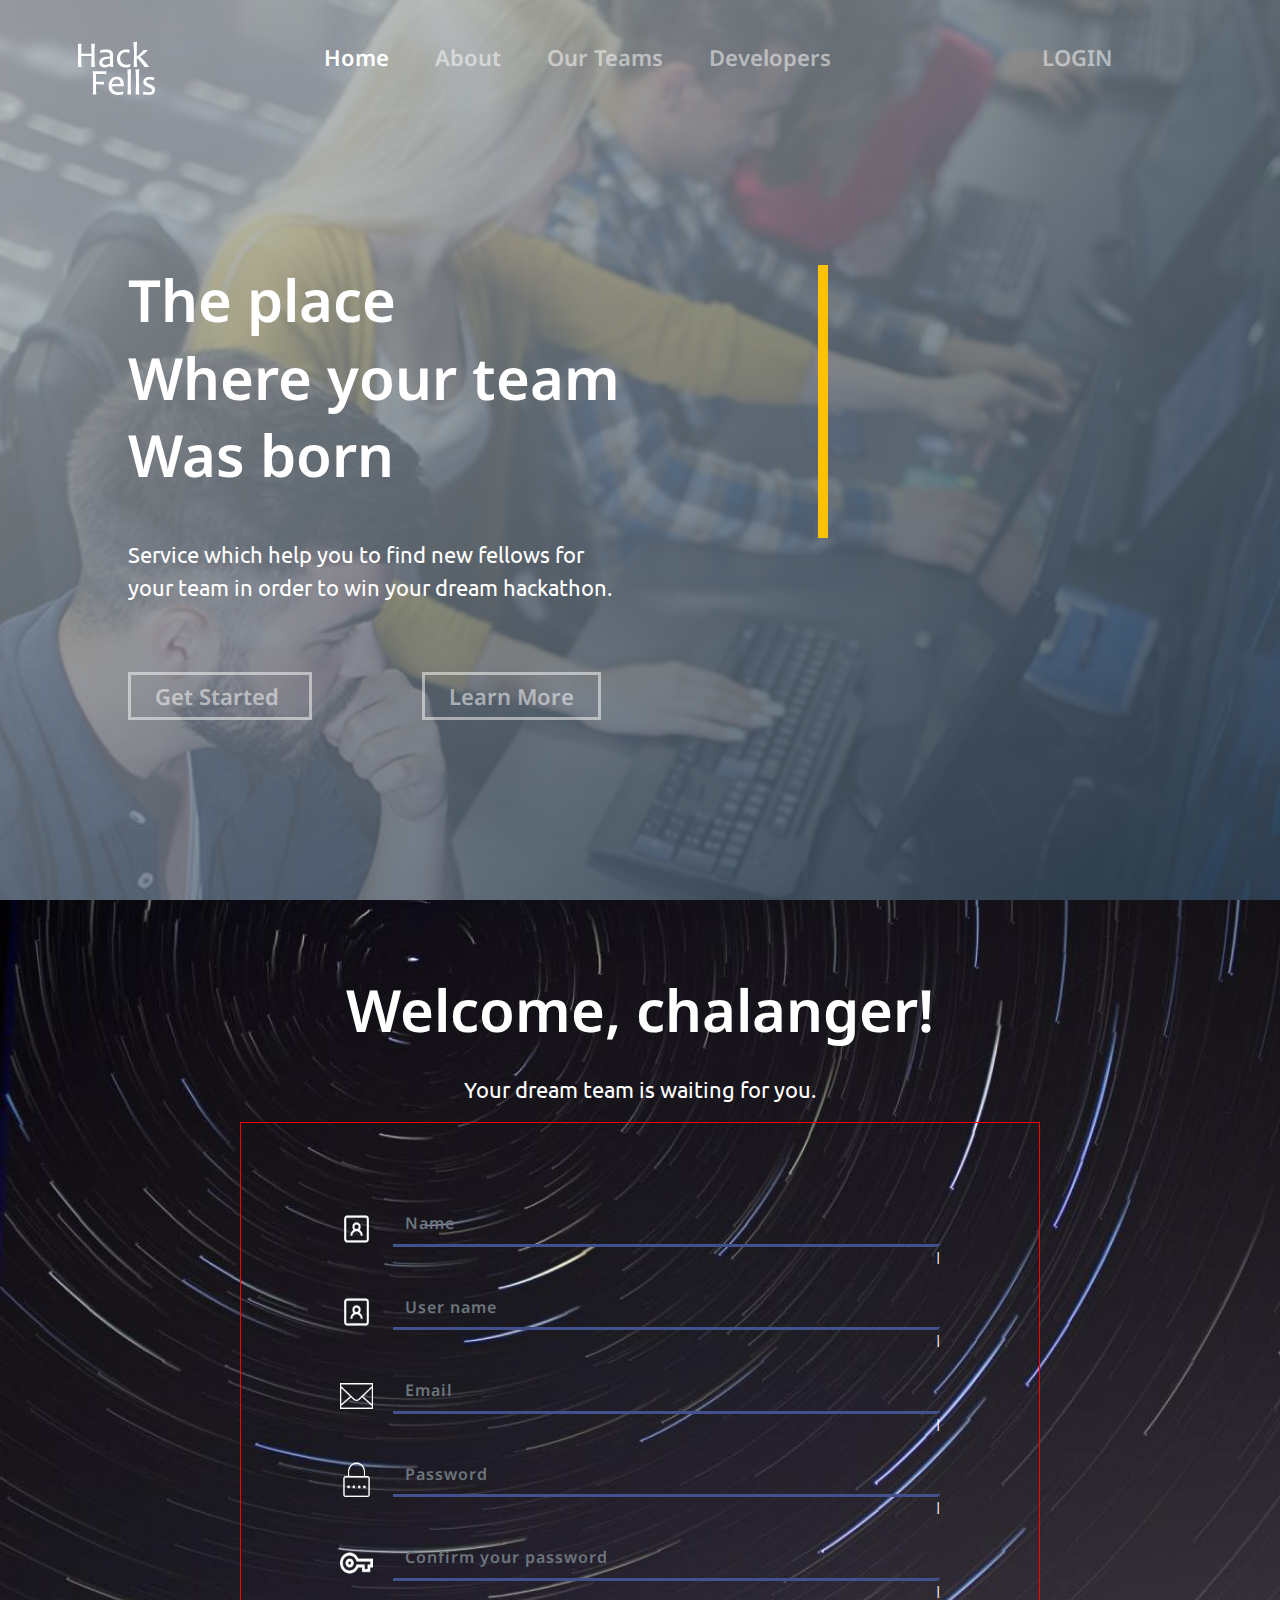
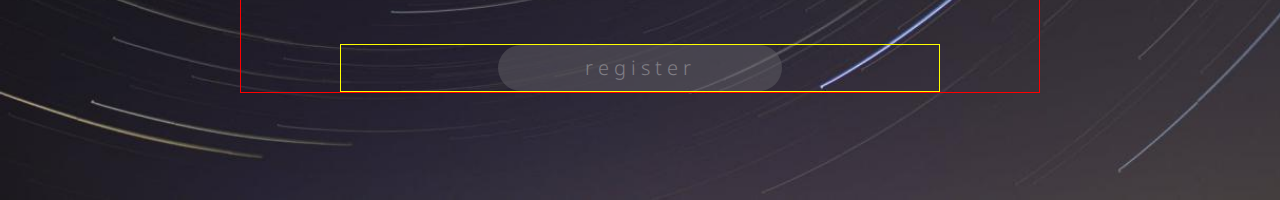
<file: web-part/index.html>
<!DOCTYPE html>
<html lang="en">
<head>
    <meta charset="UTF-8">

    <!-- Adaptive -->
    <meta name="viewport" content="width=device-width, initial-scale=1, shrink-to-fit=no">

	<!-- Bootstrap CSS -->
	<link rel="stylesheet" href="bootstrap/css/bootstrap.css">

	<!-- CSS-->
	<link rel="stylesheet" href="css/style.css">

<!-- Fonts -->
<link href="https://fonts.googleapis.com/css?family=Noto+Sans|Ubuntu&display=swap" rel="stylesheet">

    <title> Index </title>

</head>

<body>

	<header class="main-header">

		<nav class="navbar navbar-dark navbar-expand-lg">
			<a class="navbar-brand" href="#">
				<img src="img\logo.png" class="logo">
			</a>

			<button class="navbar-toggler" type="button" data-toggle="collapse" data-target="#navbarSupportedContent" aria-controls="navbarSupportedContent" 	aria-expanded="false" aria-label="Toggle navigation">
				<i class="fas fa-bars"></i>
			</button>

			<div class="collapse navbar-collapse" id="navbarSupportedContent">

				<ul class="navbar-nav mr-auto">

					<li class="nav-item active">
						<a href="#" class="nav-link">
							Home
						</a>
					</li>
					<li class="nav-item"><a href="#" class="nav-link">About
					</a></li>
					<li class="nav-item"><a href="#" class="nav-link"> Our Teams </a></li>
					<li class="nav-item"><a href="#" class="nav-link"> Developers </a></li>
					<li class="nav-item login"><a href="#" class="nav-link">login
					</a></li>

				</ul>

			</div>
		</nav>

		<div class="header-text">
			<div class="intro">
				<h1> The place </h1>
				<h1> Where your team </h1>
				<h1> Was born </h1>			
			</div>   
			<p> Service which help you to find new fellows for your team in order to win your dream hackathon. </p>
			<div class="button-holder">
				 <a href="#" class="get-started"> Get Started </a>
				   <a href="#" class="learn-more"> Learn More </a>     
			</div>
		</div>
	</header>



	<section id="body">

	</section>


	<footer class="main-footer">

<div class="welcoming-text">
	<h1> Welcome, chalanger! </h1>
	<p> Your dream team is waiting for you. </p>
</div>


		<div class="wrapper">
		<form class="form">

			<div class="input-group flex-nowrap">
				<div class="input-group-prepend">
					<img src="img/profile.png" alt="">
				</div>
				<input id="input-name" type="text" class="input form-control" placeholder="Name" aria-label="Username" id="name">

			</div>
			<p id="error-name" class="error-msg">|</p>

			<div class="input-group flex-nowrap">
				<div class="input-group-prepend">
					<img src="img/profile.png" alt="">
				</div>
				<input id="input-username"type="text" class="input form-control" placeholder="User name" aria-label="Username" id="username">

			</div>
			<p id="error-username" class="error-msg">|</p>

			<!-- EMAIL -->
			<div class="input-group flex-nowrap">
				<div class="input-group-prepend">
					<img src="img/email.png" alt="">
				</div>
				<input id="input-email" type="email" class="input form-control" placeholder="Email" aria-label="Username" id="email">
				
			</div>
			<p id="error-email" class="error-msg">|</p>
			<!-- EMAIL -->
	
			<!-- PASSWORD -->
			<div class="input-group flex-nowrap">
				<div class="input-group-prepend">
					<img src="img/password.png" alt="">
				</div>
				<input id="input-password" type="password" class="input form-control" placeholder="Password" aria-label="Username">

			</div>
			<p id="error-password" class="error-msg">|</p>
			<!-- PASSWORD -->

			<!-- PASSWORD CONFIRM -->
			<div class="input-group flex-nowrap">
				<div class="input-group-prepend">
					<img src="img/confirm.png" alt="">
				</div>
				<input id="input-confirm" type="password" class="input form-control" placeholder="Confirm your password" aria-label="Username">

			</div>
			<p id="error-confirm" class="error-msg">|</p>
			<!-- PASSWORD CONFIRM -->

			<div class="input-group flex-nowrap">
				<div class="btn-holder">
					<input id="register" type="submit" value="register" class="btn-send" disabled>
				</div>
				
			</div>
		
		</form>
		</div>
	</footer>

	
	<script type="text/javascript" src="js/main.js"></script>

</body>

</html>


<!-- 
<label for="Email" class="control-label">Email</label>
		
				<div class="input-group">
					<div class="input-group-addon">
						<i>icon</i>
					</div>
					<input type="text" class="form-control" placeholder="Email">
					<div class="input-group-addon">
						<i>check</i>
					</div>
				</div>
-->
</file>
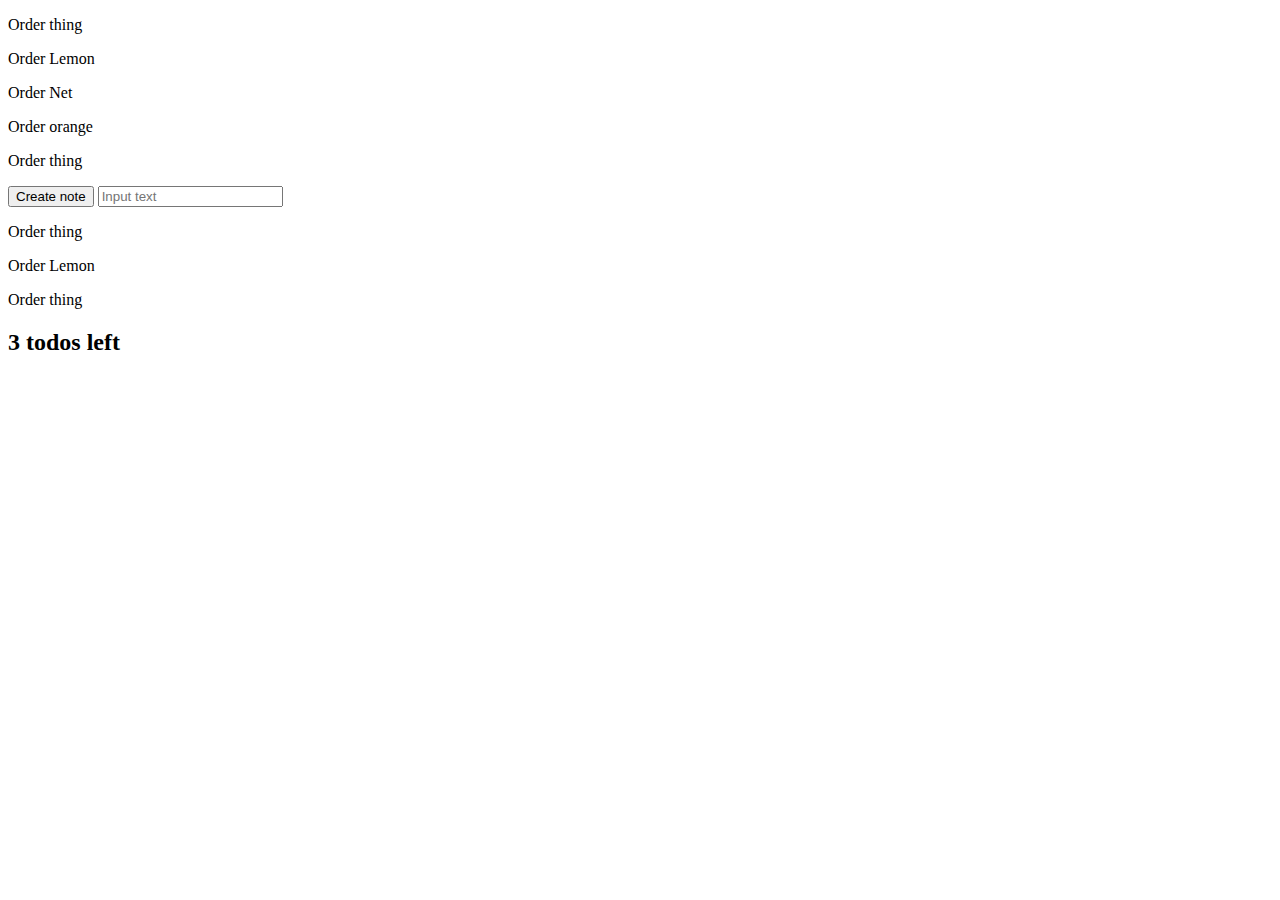
<file: web-part/js/test.html>
<!DOCTYPE html>
<html lang="en">
<head>
	<meta charset="UTF-8">
	<title>Document</title>

</head>
<body>
	
	<div id="notes">
		
	</div>


	<button id="create-note">Create note</button>



	<input id="dummy-input" type="text" placeholder="Input text" />

	<script>
		console.log('From head')

		const p = document.querySelector('p');
		//p.remove();

		// console.log(document.querySelector('span'))


		// get all selectors
		const ps = document.querySelectorAll('p');
		ps.forEach(function (p) {
			console.log(p.textContent);
		});


		const paragraphs = document.querySelectorAll('p');

		paragraphs.forEach(function (paragraph) {
			if (paragraph.textContent.includes('Why')) {
				paragraph.remove();
			}
		});


		// adding elements

		const newParagraph = document.createElement('h2');

		newParagraph.textContent = "Header 2 added by document.createElement('h2')"

		document.querySelector('#notes').appendChild(newParagraph);


		//chalange
		const notes = [{
			text: 'Order thing',
			completed: false
		}, {
			text: 'Order Lemon',
			completed: false
		}, {
			text: 'Order Net',
			completed: true
		}, {
			text: 'Order orange',
			completed: true
		}, {
			text: 'Order thing',
			completed: false
		}];

		// create p tag where you can see how much todos left
		let counter = 0;

		notes.forEach(function (object) {
			if (object.completed == false) {
				counter++;
				let element = document.createElement('p');
				element.textContent = object.text
				document.querySelector('body').appendChild(element);
			}
		});

		const todoLeft = document.createElement('h2');
		todoLeft.textContent = (counter + " todos left");

		document.querySelector('body').appendChild(todoLeft);



		const filters = {
			searchText: ''
		}

		const renderNotes = function (notes, filters) {
			const filteredNotes = notes.filter(function (note) {
				return note.text.toLowerCase().includes(filters.searchText.toLowerCase())
			})

			document.querySelector('#notes').innerHTML = '' // = '' to clear all elements
			
			filteredNotes.forEach(function (note) {
				const noteEl = document.createElement('p')
				noteEl.textContent = note.text
				document.querySelector('#notes').appendChild(noteEl)
			})
		}

		renderNotes(notes, filters)

		// user interaction
		document.querySelector('button').addEventListener('click', function () {
			console.log('clicked');
		})


		// advanced queries
//		document.querySelectorAll('button')[0].addEventListener('click', function(e) {

//		});

		document.querySelector('#create-note').addEventListener('click', function() {
			document.querySelectorAll('.note').forEach(function (note) {
				note.remove();
			})
  		});




		// text inputs

		document.querySelector('#dummy-input').addEventListener('input', function (e) {
			console.log(e.target.value)
			filters.searchText = e.target.value
			renderNotes(notes, filters)
		});





	</script>
	
</body>
</html>
</file>
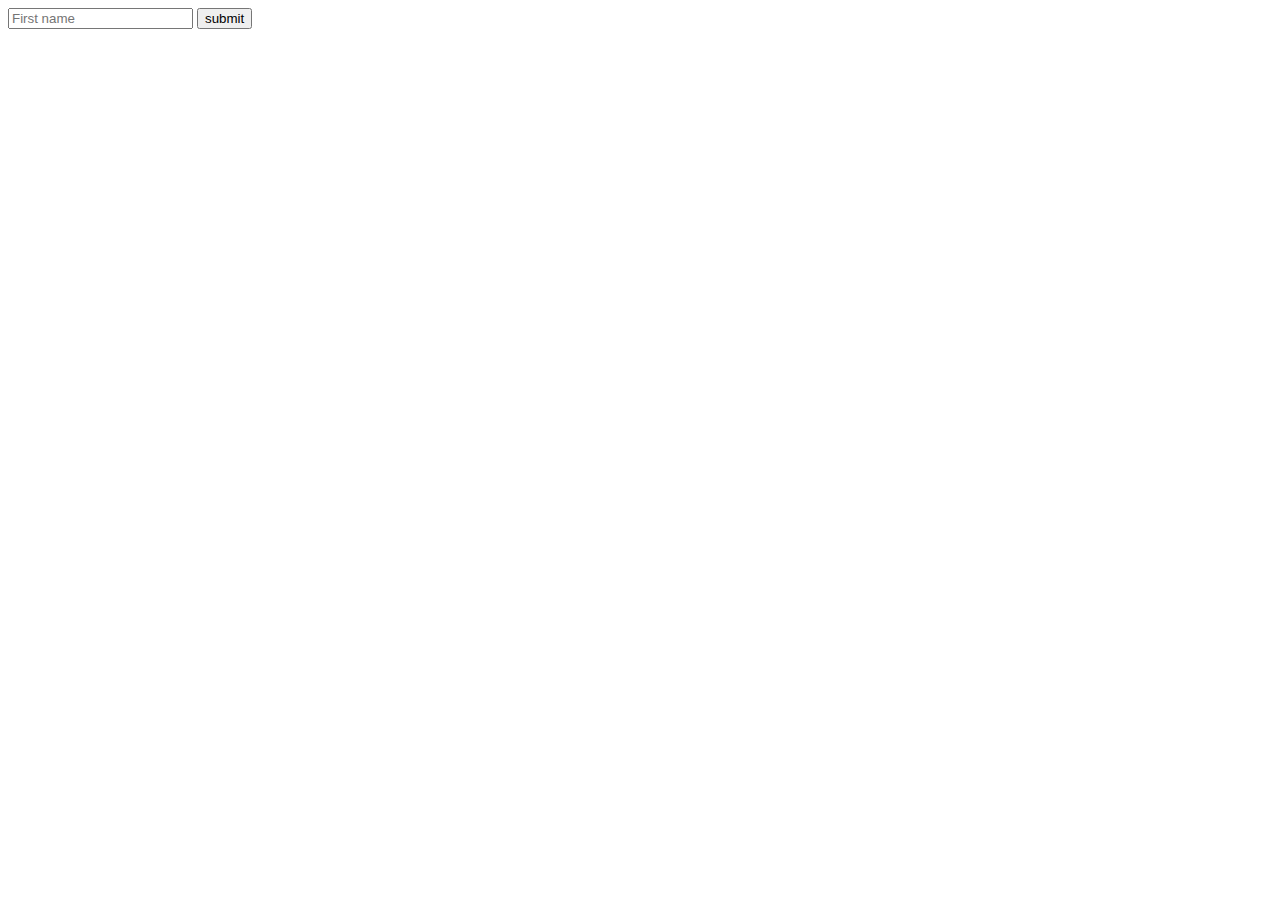
<file: web-part/js/testforms.html>
<!DOCTYPE html>
<html lang="en">
<head>
	<meta charset="UTF-8">
	<title>Forms</title>
</head>
<body>
	
	

	<form id="main-form">
		<input type="text" placeholder="First name" name="firstName">
		<button>submit</button>
	</form>



	<script src="forms.js">
		
	</script>

</body>
</html>
</file>
<file: web-part/css/style.css>
body {
	min-width: 320px;
}

img {
	max-width: 100%;
	height: auto;
	/* адаптивність всіх картинок */
}



header {
	min-height: 600px;
	color: #fff;
}

a {
	font-size: 22px;
}

h1 {
	font-size: 58px;
	font-weight: 600;
}



.main-header {
	background: linear-gradient(to right bottom, rgba(189, 195, 199, 0.7), rgba(44, 62, 80, 0.9)), url('../img/hack.jpg') center no-repeat;
	-webkit-background-size: cover;
	background-size: cover;
	height: 100vh;
	position: relative;
}

.main-header .navbar-brand,
.main-header ul li a
 {
	color: #fff;
	font-weight: 600;
	margin-left: 30px;
	font-family: 'Noto Sans', sans-serif;
}

.main-header ul li a::after {
	content: '';
	display: block;
	width: 100%;
	background-color: #fff;
	height: 1px;
	transform: scale(0);
	transition: all ease 0.5s;
	color: #fff;
}

.main-header ul li a:hover::after {
	color: #fff;
	transform: scale(1);
	font-weight: 600;
} 

.logo {
	padding: 20px 115px 0px 0px;
}

/* Менюшка сунеться вниз і вправо */

.login {
	margin-right: 10em;
	right: 0;
	position: absolute;
	text-transform: uppercase;
}

.navbar {
	padding: 16px;
	margin-left: 32px;
}



.header-text {
	position: absolute;
	width: 700px;
	padding-top: 40px;
	left: 10%;
	top: 25%;

}

.header-text .intro {
	border-right: 10px solid #ffc107;
	font-family: 'Noto Sans', sans-serif;
	padding-bottom: 40px;
}

.header-text p {

	width: 70%;
	font-size: 22px;
	font-family: 'Ubuntu', sans-serif;
	padding-bottom: 60px;
}



.button-holder {
	text-align: left;
	left: auto;
font-family: 'Noto Sans', sans-serif
}
/* Розміщення кнопок get started і learn more */



.learn-more {
	width: 80px;
	color: #fff;
	border: 3px solid #fff;
	font-weight: 600;
	opacity: 0.5;
	padding: 6px 24px 6px 24px;
	transition: all 0.3s ease;
	 margin-left: 110px;
}
.button-holder .learn-more:hover {
	opacity: 1;
	color: #fff; 
}


.get-started {
	color: #fff;
	border: 3px solid #fff;
	font-weight: 600;
	opacity: 0.5;
	padding: 6px 24px 6px 24px;
	transition: all 0.3s ease;	 
}
.button-holder .get-started:hover {
	opacity: 1;
	color: #fff; 
}





.main-footer {
	height: 100vh;
	width: auto;
	background-image: url('../img/foot.jpg');
	-webkit-background-size: cover;
	background-size: cover;
	position: relative;
}


::placeholder {
	color: red;
	font-size: 16px;
	font-weight: 600;
}


.welcoming-text {
	text-align: center;
		color: #fff;
		padding-top: 75px;
}
.welcoming-text h1 {
	font-family: 'Noto Sans', sans-serif;
	padding-bottom: 20px;
}

.welcoming-text p {
		font-family: 'Ubuntu', sans-serif;
		font-size: 22px;
}

.wrapper {
	margin: 0 auto;
	border: 1px solid red;
	width: 800px;
	padding-top: 60px;
}



.form {
	width: 600px;
	margin-bottom: 50px;
	margin-top: 50px;
	margin: 0 auto;
}

.input-group {
	width: 100%;
	margin-top: 20px;
	font-family: 'Noto Sans', sans-serif
}


.input-group .input {
	width: 100%;
	color: white;
	height: 44px;
	border: 0;
  	outline: 0;
  	color: white;
  	background: transparent;
  	border-bottom: 3px solid #43518e;
	transition: ease 0.7s all;
	letter-spacing: 1px;
}

.input-group .error {
	border-bottom: 3px solid #d9534f;
}

.input-group input:focus {
	background-color: rgba(190, 180, 180, 0.2);
	box-shadow: none;
	border-bottom: 3px solid #fff;
}


.input-group-prepend {
	width: 36px;
	height: 36px;
	margin-top: 8px;
	margin-right: 20px;
}


.error-msg {
	color: white;
	text-align: right;
	font-size: 13px;
	width: 100%;
}

.btn-holder {
	text-align: center;
	border: 1px solid yellow;
	width: 100%;
	margin-top: 24px;
}

.btn-send {
	background: #625F66;
	border: none;
	border-radius: 24px;
	width: 284px;
	height: 46px;
	font-weight: 300;
	font-size: 20px;
	letter-spacing: 5px;
	color: #d4d4d4;
	transition: ease 0.4s all; 
}

.btn-send:hover {
	background: #43518e;
	font-weight: 400;
	color: #fff;
	letter-spacing: 7px;
}

.btn-send:disabled {
	opacity: 0.5;
	transition: none;
	pointer-events: none;
}

@media only screen and (max-width: 360px) {
	a {
		color: #fff;
	}
	.navbar .navbar-brand {
		font-size: 26px;
		margin: 0 auto;
	}
} 


@media only screen and (min-width: 576px) { }

// Medium devices (tablets, 768px and up)
@media only screen and (max-width: 768px) { 
	a {
		font-size: 2px;
	}
}

// Large devices (desktops, 992px and up)
@media only screen and (max-width: 992px) { 
	a {
		font-size: 16px;
	}
}

// Extra large devices (large desktops, 1200px and up)
@media only screen and (max-width: 1200px) { 

	
}
</file>
